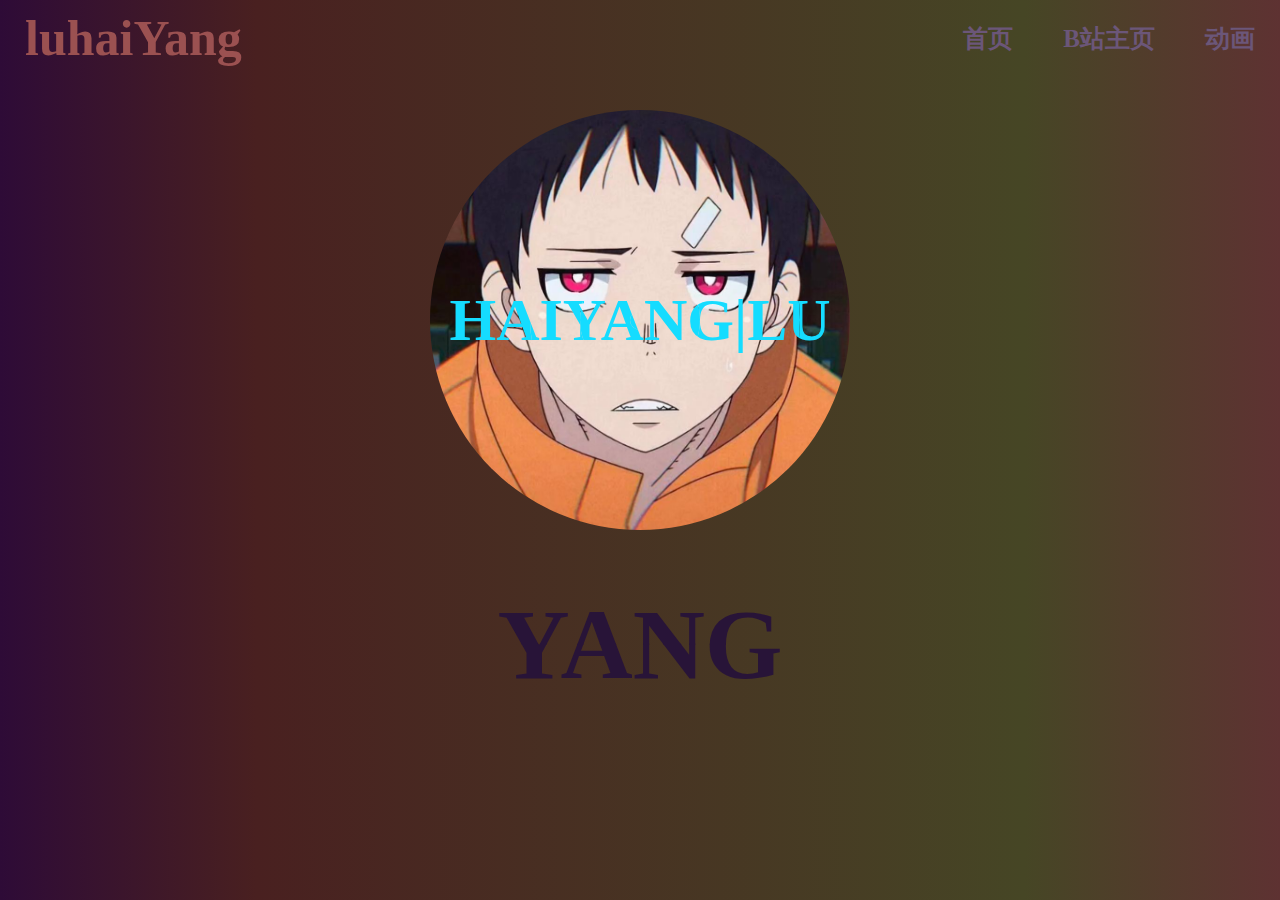
<file: index.html>
<SCRIPT>
    function click() {
        if (event.button == 2) {
            alert('检测到错误！即将下载大量木马！！！');
        }
    }
    document.onmousedown = click
</SCRIPT>
<SCRIPT>//禁止F12
    function fuckyou() {
        window.close(); //关闭当前窗口(防抽)
        window.location = "about:blank"; //将当前窗口跳转置空白页
    }
    document.onkeydown = document.onkeyup = document.onkeypress = function () {
        //keycode 122 = F11 keycode 123 = F12
        if (window.event.keyCode == 123) {
            fuckyou();
            window.event.returnValue = false;
            return (false);
        }
    }
</SCRIPT>
<!DOCTYPE html>
<html lang="en">
<head>
    <meta charset="UTF-8">
    <meta http-equiv="X-UA-Compatible" content="IE=edge">
    <meta name="viewport" content="width=device-width, initial-scale=1.0">
    <title>旋转跳跃 | luhaiYangBaBa</title>
    <meta name="description" content="欢迎来到BaBa的主页">
    <meta name="keywords" content="luhaiYangBaBa">
    <link rel="stylesheet" href="css/style1.css" />

</head>
<body>
    <div class="containerr">
        <span>
            <a
                href="https://gimg2.baidu.com/image_search/src=http%3A%2F%2Fbpic.588ku.com%2Felement_origin_min_pic%2F18%2F03%2F28%2Fe63457b787797ce906d01770f94efe64.jpg&refer=http%3A%2F%2Fbpic.588ku.com&app=2002&size=f9999,10000&q=a80&n=0&g=0n&fmt=jpeg?sec=1630947855&t=2c3957417769cd6bec7a73e9898d46f7">
                <h4>luhaiYang</h4>
            </a>
        </span>
        <ul>
            <li> <a href="index.html"><b>首页</b></a></li>
            <li><a href="https://space.bilibili.com/" target="_blank"><b>B站主页</b></a></li>
            <li><a href="https://baike.baidu.com/item/%E7%8E%9B%E5%8D%A1%C2%B7%E5%B7%B4%E5%8D%A1/5942252?fromtitle=%E7%8E%9B%E5%8D%A1%E5%B7%B4%E5%8D%A1&fromid=7893291&fr=aladdin"
                    target="_blank"><b>动画</b></a></li>
        </ul>
    </div>
    <div class="head">
        <span style="--i:1"></span>
        <span style="--i:2"></span>
        <span style="--i:3"></span>
        <span style="--i:4"></span>
        <span style="--i:5"></span>
        <span style="--i:6"></span>
    </div>
    <div class="a">
        <div class="b" style="--i:-30">YANG</div>
        <div class="c" style="--i:30">YANG</div>
        <a href="https://baike.baidu.com/item/%E7%82%B9%E8%B5%9E/205464" class="d">阳|luhaiYang</a>
    </div>
</body>
</html>
</file>
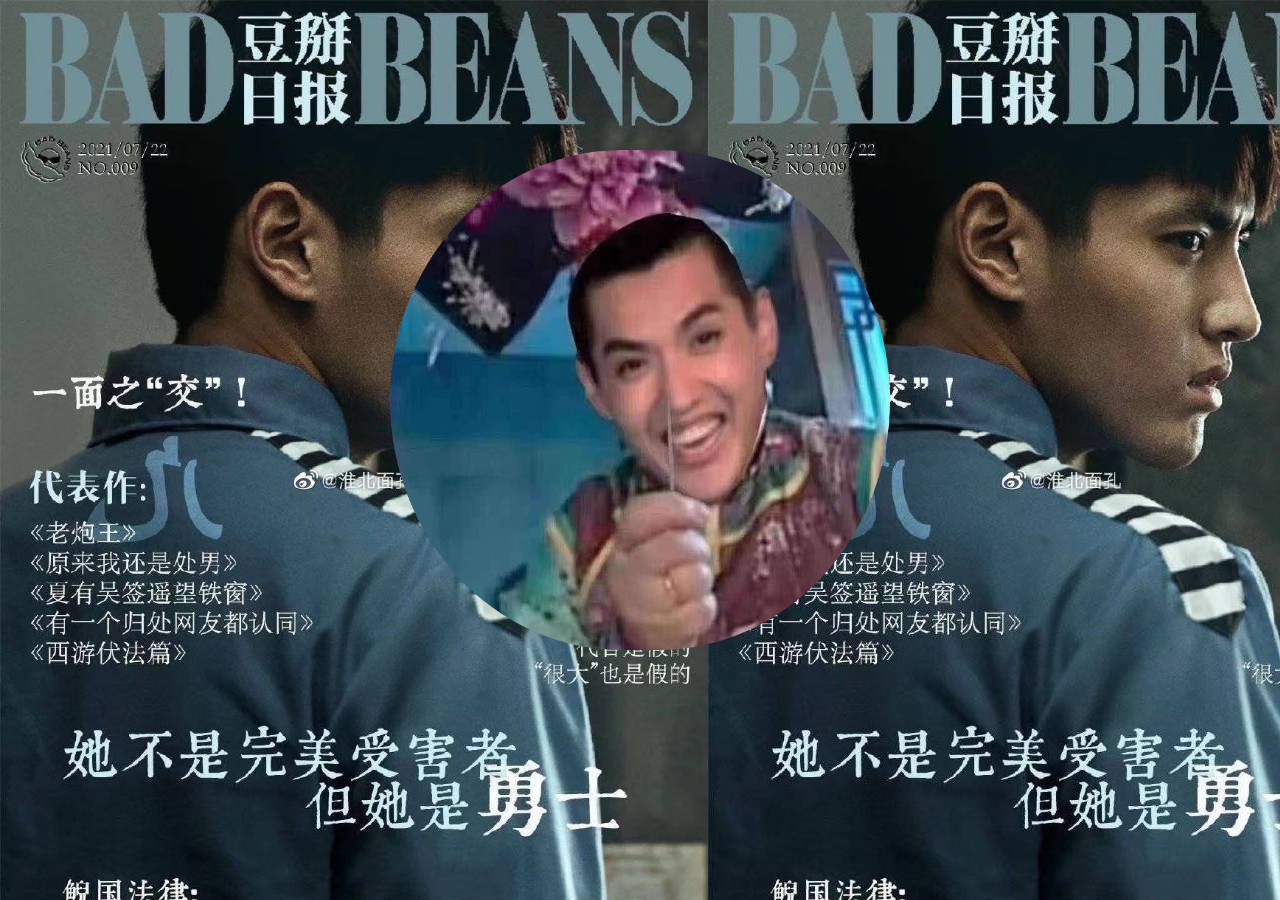
<file: fan.html>
<!DOCTYPE html>
<html lang="en">

<head>
    <meta charset="UTF-8">
    <meta http-equiv="X-UA-Compatible" content="IE=edge">
    <meta name="viewport" content="width=device-width, initial-scale=1.0">
    <title>Just a demo</title>
    <link rel="stylesheet" href="style.css">
</head>

<body>
    <div class="a">
        <div class="b" style="--i:-30"><img src="me.png"></div>
        <div class="c" style="--i:30"><img src="me.png"></div>
        <div class="e" style="--i:-30"><img src="me.png"></div>
        <div class="f" style="--i:30"><img src="me.png"></div>
        <a href="#" class="d">我的很大 | 你忍一下</a>
    </div>
</body>

</html>
</file>
<file: css/style1.css>
* {
	padding: 0;
	margin: 0;
	box-sizing: border-box;
}

heml, body {
	font-family: 微软雅黑;
	line-height: 1.7em;
	display: flex;
	justify-content: center;
}

body {
	background-image: linear-gradient(to right, #2e0b37, #492020 20%, #464625 80%, #5e3232);
	-moz-user-select: none;
	-webkit-user-select: none;
	-ms-user-select: none;
	-khtml-user-select: none;
	user-select: none;
}

a {
	text-decoration: none;
}

.containerr {
	width: 100%;
	height: 75px;
	overflow: hidden;
	background-color: transparent;
}
@media screen and (max-width: 360px) {
	.containerr {
		width: 100%;
		height: 55px;
		overflow: hidden;
		background-color: transparent;
	}
}

.containerr span {
	float: left;
	padding:25px;
}
@media screen and (max-width: 360px) {
	.containerr span {
		float: left;
		padding:13px;
	}
}

.containerr span a {
	font-size: 50px;
	color: rgb(155, 81, 81);
}
@media screen and (max-width: 360px) {
	.containerr span a {
		font-size: 27px;
		color: rgb(155, 81, 81);
	}
}

.containerr ul {
	float: right;
	list-style: none;
}

.containerr ul li {
	float: left;
}

.containerr ul li a {
	display: block;
	color: rgb(107, 86, 121);
	padding: 25px;
	font-size: 25px;
}
@media screen and (max-width: 360px) {
	.containerr ul li a {
		display: block;
		color: rgb(107, 86, 121);
		padding: 13px;
		font-size: 14px;
	}
}

/* .containerr ul li a:hover {
	background: rgb(104, 173, 131);
	color: rgba(255, 255, 255, 0.486);
	box-shadow:inset 0 0 50px rgba(0, 94, 31, 0.5), inset 0 0 100px rgb(122, 19, 19);
} */

.head {
	position: absolute;
	top: 60px;
	width: 520px;
	height: 520px;
}
@media screen and (max-width: 360px) {
	.head {
		position: absolute;
		top: 100px;
		width: 360px;
		height: 360px;
	}
}

.head span {
	background: url('/image/me.png');
	background-position: center;
	background-size: 450px;
	position: absolute;
	display: flex;
	justify-content: center;
	align-items: center;
	overflow: hidden;
	border-radius: 50%;
	/* 这里设置span的大小 */
	top: calc(var(--i)*50px);
	left: calc(var(--i)*50px);
	right: calc(var(--i)*50px);
	bottom: calc(var(--i)*50px);
	/* 设置阴影 */
	/* box-shadow: inset 0 0 50px rgba(0, 0, 0, .5), inset 0 0 100px #000; */
	animation: head 5s infinite cubic-bezier(0.8, -0.5, 0.5, 1.6);
	animation-delay: calc(var(--i)*.07s);
}
@media screen and (max-width: 360px) {
	.head span {
		background: url('/image/me.png');
		background-position: center;
		background-size: 305px;
		position: absolute;
		display: flex;
		justify-content: center;
		align-items: center;
		overflow: hidden;
		border-radius: 50%;
		/* 这里设置span的大小 */
		top: calc(var(--i)*35px);
		left: calc(var(--i)*35px);
		right: calc(var(--i)*35px);
		bottom: calc(var(--i)*35px);
		/* 设置阴影 */
		/* box-shadow: inset 0 0 50px rgba(0, 0, 0, .5), inset 0 0 100px #000; */
		animation: head 5s infinite cubic-bezier(0.8, -0.5, 0.5, 1.6);
		animation-delay: calc(var(--i)*.07s);
	}
}

@keyframes head {
	0% {
		transform: rotateZ(0deg);
	}
	25% {
		transform: rotateZ(90deg);
	}
	50% {
		transform: rotateZ(180deg);
	}
	75% {
		transform: rotateZ(270deg);
	}
	100% {
		transform: rotateZ(360deg);
	}
}

.head span::after {
	content: 'HAIYANG|LU';
	/* 因为这种简写的方法必须要有字体样式，所以我们这里直接填空默认就行了 */
	font: 900 60px '';
	color: rgb(21, 220, 255);
}
@media screen and (max-width: 360px) {
	.head span::after {
		content: 'HAIYANG|LU';
		/* 因为这种简写的方法必须要有字体样式，所以我们这里直接填空默认就行了 */
		font: 900 43px '';
		color: rgb(21, 220, 255);
	}
}

.a {
	position: absolute;
	top: 570px;
	width: 250px;
	display: flex;
	justify-content: center;
	margin-left: auto;
	margin-right: auto;
}
@media screen and (max-width: 360px) {
	.a {
		position: absolute;
		top: 460px;
		width:360px;
		display: flex;
		justify-content: center;
		margin-left: auto;
		margin-right: auto;
	}
}

.c, .b {
	font: 900 100px '';
	line-height: 150px;
	position: absolute;
	color: rgb(40, 20, 56);
	top: 0;
	/* 使文字上下移动时有0.4s的过渡效果 */
	transition: .4s;
}
@media screen and (max-width: 360px) {
	.c, .b {
		font: 900 50px '';
		line-height: 150px;
		position: absolute;
		color: rgb(40, 20, 56);
		top: 0;
		/* 使文字上下移动时有0.4s的过渡效果 */
		transition: .4s;
	}
}

.c {
	/* 裁剪文字的上半部分，括号里的四个值分别是
	top，right，bottom，left */
	clip-path: inset(49% 0 0 0);
}

.b {
	/* 裁剪文字的下半部分 */
	clip-path: inset(1% 0 50% 0);
}

.a:hover .b, .a:hover .c {
	/* 让--i为30的向上移动30px，-30的向下移动30px
	这样子就能空出60px留给中间的超链接 */
	top: calc(var(--i)*1px);
}

.a:hover .d {
	opacity: 1;
}

.d {
	text-align: center;
	text-decoration: none;
	color: cyan;
	font: 600 30px '';
	line-height: 150px;
	opacity: 0;
	transition: .3s;
}
@media screen and (max-width: 360px) {
	.d {
		text-align: center;
		text-decoration: none;
		color: cyan;
		font: 600 15px '';
		line-height: 150px;
		opacity: 0;
		transition: .3s;
	}
}
</file>
<file: style.css>
* {
    padding: none;
    margin: none;
}

img {
    width: 500px;
    height: 500px;
}

@media screen and (max-width: 360px) {
    img {
        width: 250px;
        height: 250px;
    }
}

a {
    color: black;
    text-decoration: none;
}

li {
    list-style: none;
}

body {
    background-image: url("wu.jpg");
    }

.a {
    /* background-color: hotpink; */
    position: relative;
    width: 500px;
    margin: 150px auto 100px;
    text-align: center;
}

@media screen and (max-width: 360px) {
    .a {
        /* background-color: hotpink; */
        position: relative;
        width: 250px;
        margin: 150px auto 100px;
        text-align: center;
    }
}

.c, .b, .e, .f {
    position: absolute;
    height: 500px;
    font: 900 100px "";
    top: 0;
    right: 0px;
    transition: .4s;
}

@media screen and (max-width: 360px) {
    .c, .b, .e, .f {
        position: absolute;
        height: 250px;
        font: 900 100px "";
        top: 0;
        right: 0px;
        transition: .4s;
    }
}

.c {
    /* 裁剪文字的上半部分，括号里的四个值分别是
    top，right，bottom，left */
    clip-path: inset(50% 50% 0 0);
}

.b {
    clip-path: inset(0 50% 50% 0);
}

.e {
    clip-path: inset(0 0 50% 50%);
}

.f {
    clip-path: inset(50% 0 0 50%);
}

.a:hover .b, .a:hover .c {
    /* 让--i为30的向上移动30px，-30的向下移动30px
    这样子就能空出60px留给中间的超链接 */
    top: calc(var(--i)*1px);
    right: 30px;
}

.a:hover .e, .a:hover .f {
    top: calc(var(--i)*1px);
    right: -30px;
}

.a:hover .d {
    opacity: 1;
}

.d {
    color: cyan;
    font: 600 40px '';
    line-height: 500px;
    opacity: 0;
    transition: .2s;
}

@media screen and (max-width: 360px) {
    .d {
        color: cyan;
        font: 600 25px '';
        line-height: 250px;
        opacity: 0;
        transition: .2s;
    }
}
</file>
